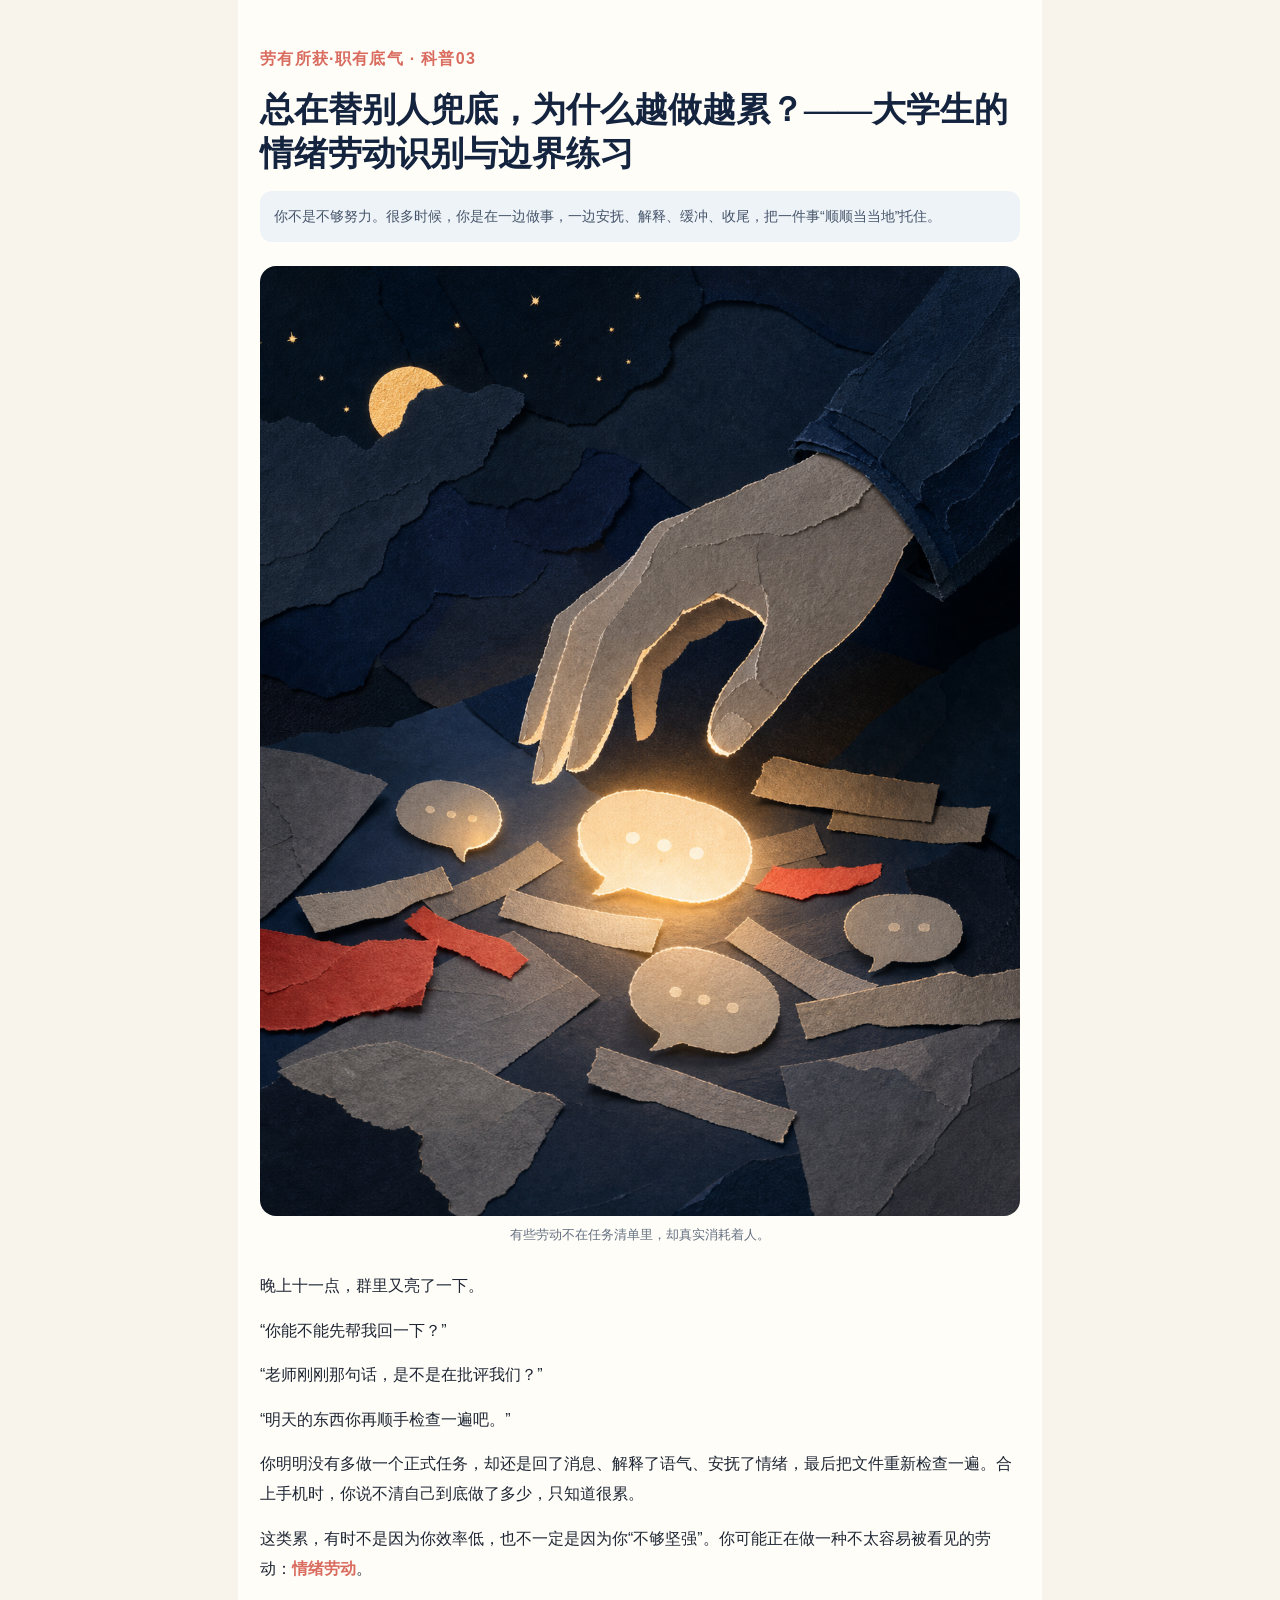
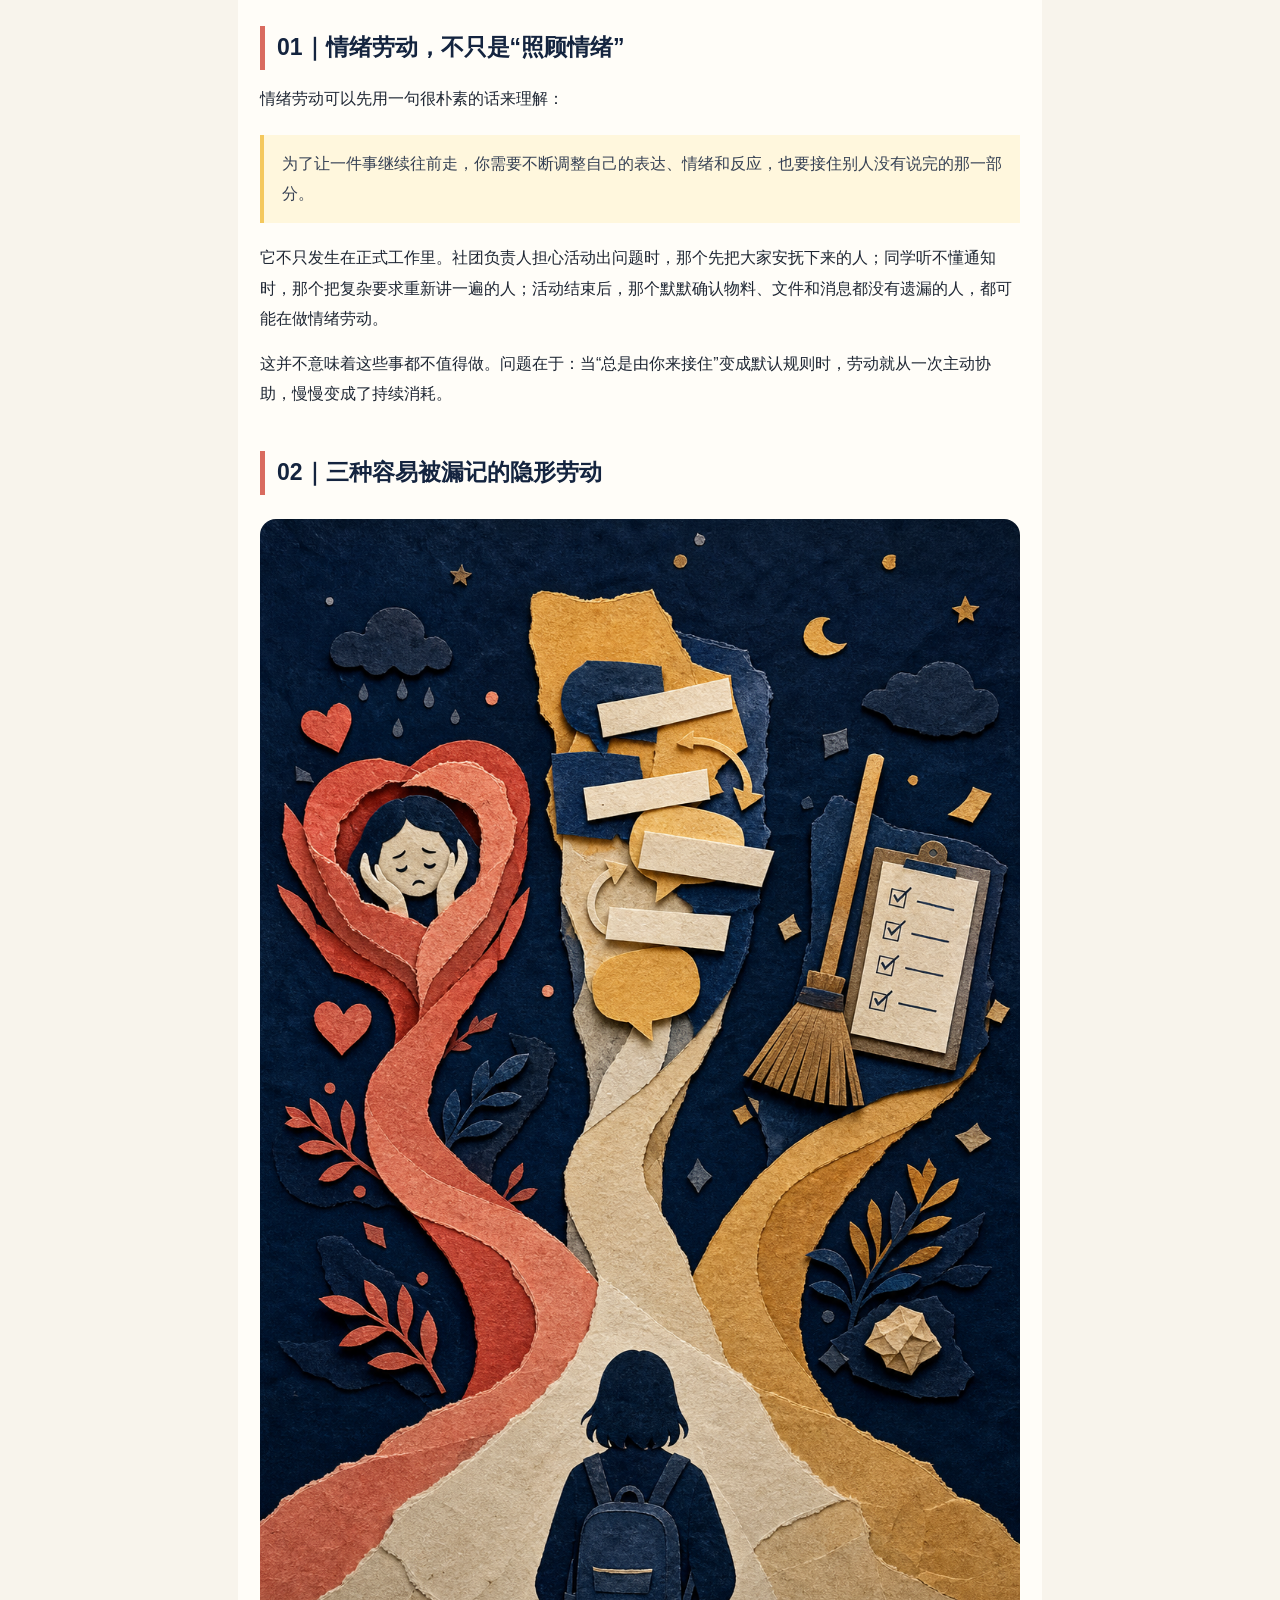
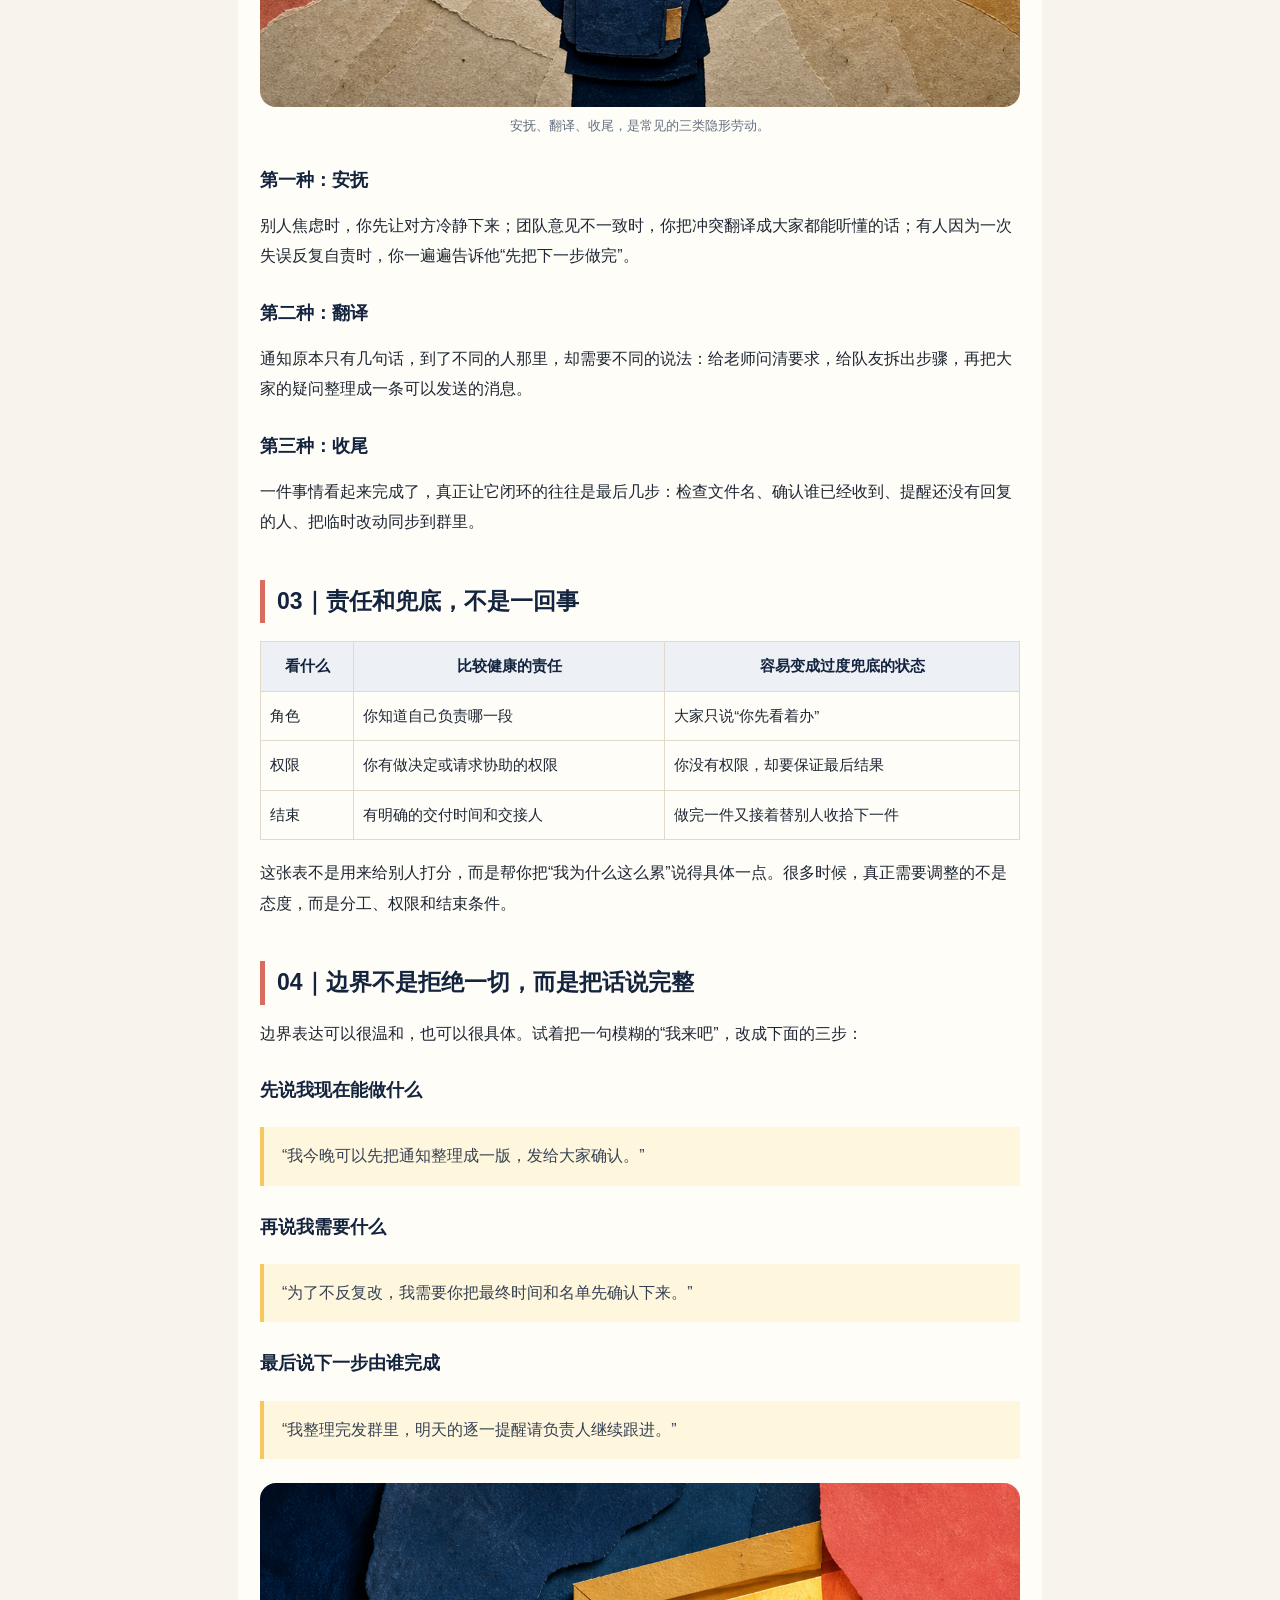
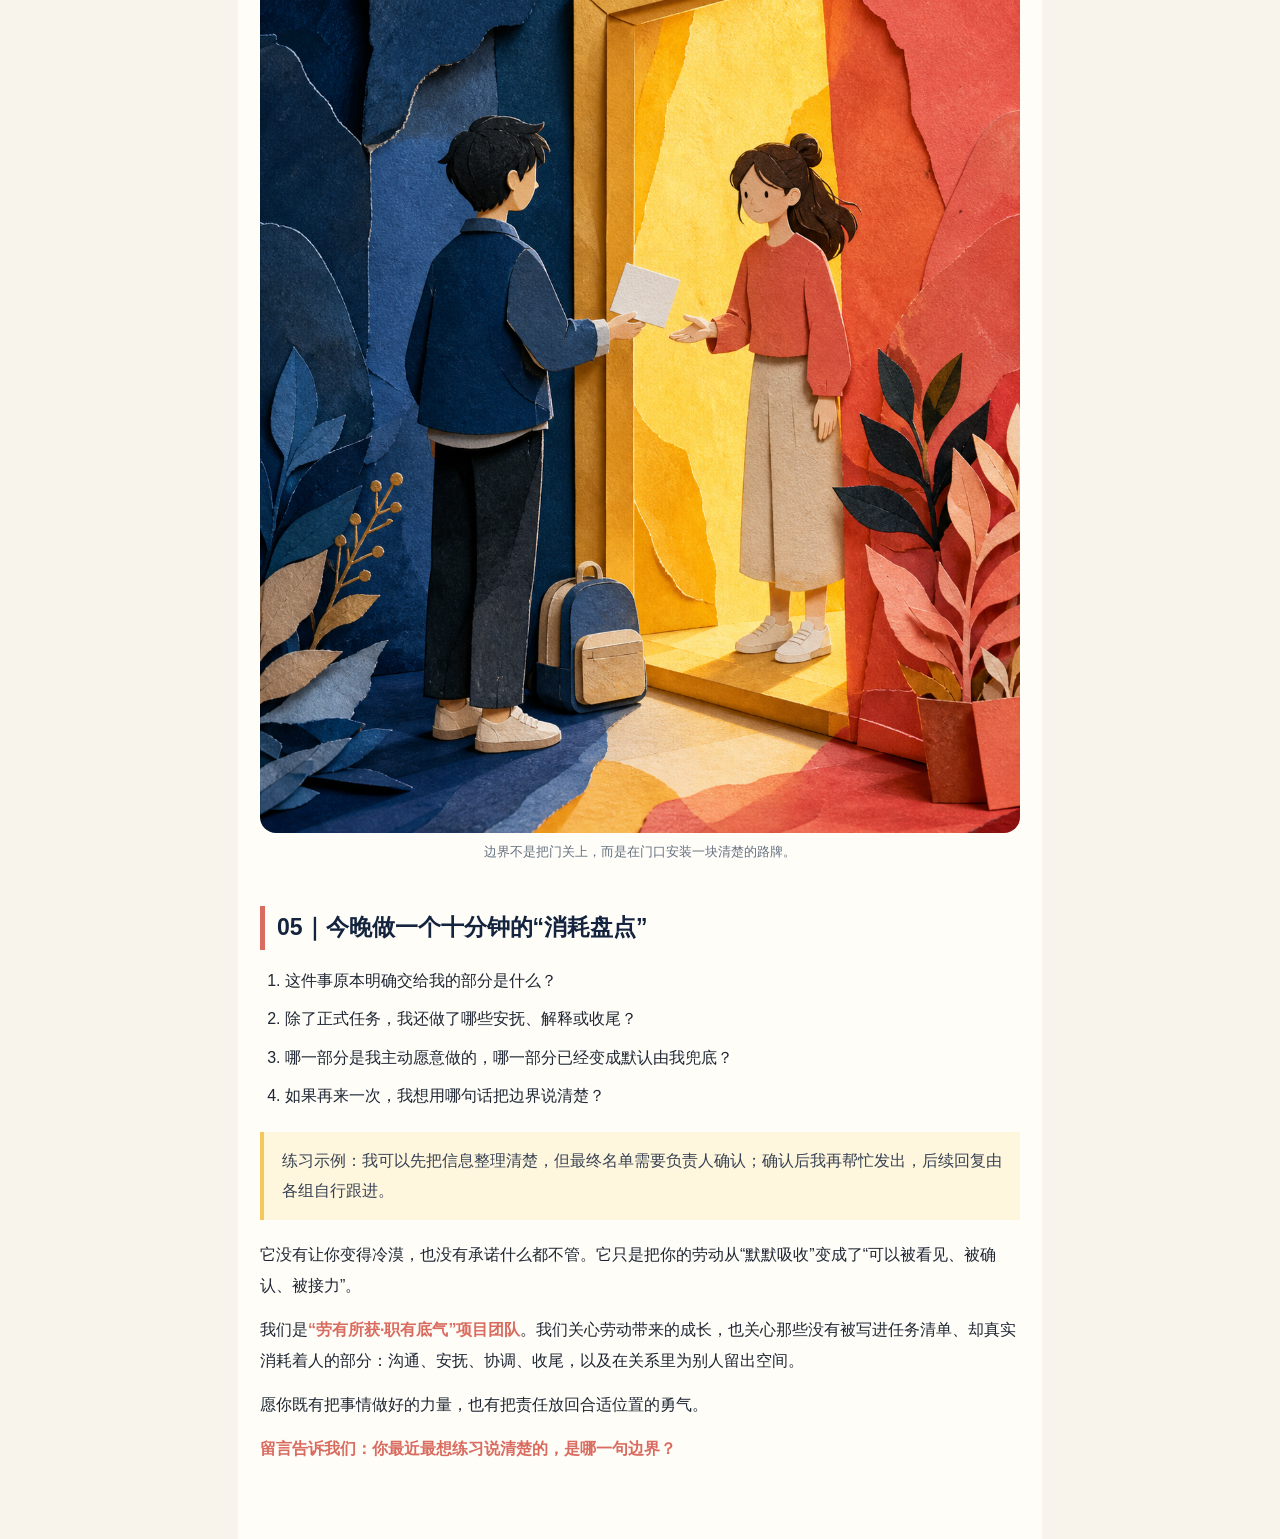
<file: site/articles/emotional-labor/index.html>
<!doctype html>
<html lang="zh-CN">
<head>
  <meta charset="utf-8">
  <meta name="viewport" content="width=device-width, initial-scale=1">
  <title>总在替别人兜底，为什么越做越累？｜劳动成长科普</title>
  <style>
    :root{--ink:#1e2633;--muted:#647080;--blue:#14243f;--coral:#d96b5f;--yellow:#f4c85d;--paper:#f8f4ec}
    body{margin:0;background:var(--paper);color:var(--ink);font-family:"Noto Sans SC","Microsoft YaHei",sans-serif;line-height:1.9}
    article{max-width:760px;margin:0 auto;padding:30px 22px 60px;background:#fffdf8}
    h1{font-family:Georgia,"Noto Serif SC","Songti SC",serif;font-size:34px;line-height:1.28;margin:0 0 16px;color:var(--blue)}
    h2{margin:42px 0 14px;padding-left:12px;border-left:5px solid var(--coral);color:var(--blue);font-size:23px}
    h3{color:var(--blue);font-size:18px;margin:24px 0 6px}
    p{font-size:16px;margin:14px 0}
    blockquote{margin:20px 0;padding:14px 18px;border-left:4px solid var(--yellow);background:#fff7dd;color:#364154}
    figure{margin:24px 0} figure img{display:block;width:100%;height:auto;border-radius:16px} figcaption{color:var(--muted);font-size:13px;margin-top:7px;text-align:center}
    table{border-collapse:collapse;width:100%;margin:18px 0;font-size:15px}th,td{border:1px solid #e3d9c8;padding:10px 9px;vertical-align:top}th{background:#edf1f6;color:var(--blue)}
    ol{padding-left:25px} li{margin:8px 0} strong{color:var(--coral)}
    .eyebrow{color:var(--coral);font-weight:700;letter-spacing:.08em}.note{padding:12px 14px;background:#eef3f8;color:#46556a;border-radius:12px;font-size:14px}
  </style>
</head>
<body>
<article>
  <p class="eyebrow">劳有所获·职有底气 · 科普03</p>
  <h1>总在替别人兜底，为什么越做越累？——大学生的情绪劳动识别与边界练习</h1>
  <p class="note">你不是不够努力。很多时候，你是在一边做事，一边安抚、解释、缓冲、收尾，把一件事“顺顺当当地”托住。</p>
  <figure><img src="../../assets/emotional-labor-cover.png" alt="手停在发光消息上方，隐形的情绪压力正在变重"><figcaption>有些劳动不在任务清单里，却真实消耗着人。</figcaption></figure>
  <p>晚上十一点，群里又亮了一下。</p>
  <p>“你能不能先帮我回一下？”</p>
  <p>“老师刚刚那句话，是不是在批评我们？”</p>
  <p>“明天的东西你再顺手检查一遍吧。”</p>
  <p>你明明没有多做一个正式任务，却还是回了消息、解释了语气、安抚了情绪，最后把文件重新检查一遍。合上手机时，你说不清自己到底做了多少，只知道很累。</p>
  <p>这类累，有时不是因为你效率低，也不一定是因为你“不够坚强”。你可能正在做一种不太容易被看见的劳动：<strong>情绪劳动</strong>。</p>
  <h2>01｜情绪劳动，不只是“照顾情绪”</h2>
  <p>情绪劳动可以先用一句很朴素的话来理解：</p>
  <blockquote>为了让一件事继续往前走，你需要不断调整自己的表达、情绪和反应，也要接住别人没有说完的那一部分。</blockquote>
  <p>它不只发生在正式工作里。社团负责人担心活动出问题时，那个先把大家安抚下来的人；同学听不懂通知时，那个把复杂要求重新讲一遍的人；活动结束后，那个默默确认物料、文件和消息都没有遗漏的人，都可能在做情绪劳动。</p>
  <p>这并不意味着这些事都不值得做。问题在于：当“总是由你来接住”变成默认规则时，劳动就从一次主动协助，慢慢变成了持续消耗。</p>
  <h2>02｜三种容易被漏记的隐形劳动</h2>
  <figure><img src="../../assets/emotional-labor-three-kinds.png" alt="安抚、翻译、收尾，三条隐形劳动路径"><figcaption>安抚、翻译、收尾，是常见的三类隐形劳动。</figcaption></figure>
  <h3>第一种：安抚</h3><p>别人焦虑时，你先让对方冷静下来；团队意见不一致时，你把冲突翻译成大家都能听懂的话；有人因为一次失误反复自责时，你一遍遍告诉他“先把下一步做完”。</p>
  <h3>第二种：翻译</h3><p>通知原本只有几句话，到了不同的人那里，却需要不同的说法：给老师问清要求，给队友拆出步骤，再把大家的疑问整理成一条可以发送的消息。</p>
  <h3>第三种：收尾</h3><p>一件事情看起来完成了，真正让它闭环的往往是最后几步：检查文件名、确认谁已经收到、提醒还没有回复的人、把临时改动同步到群里。</p>
  <h2>03｜责任和兜底，不是一回事</h2>
  <table><thead><tr><th>看什么</th><th>比较健康的责任</th><th>容易变成过度兜底的状态</th></tr></thead><tbody><tr><td>角色</td><td>你知道自己负责哪一段</td><td>大家只说“你先看着办”</td></tr><tr><td>权限</td><td>你有做决定或请求协助的权限</td><td>你没有权限，却要保证最后结果</td></tr><tr><td>结束</td><td>有明确的交付时间和交接人</td><td>做完一件又接着替别人收拾下一件</td></tr></tbody></table>
  <p>这张表不是用来给别人打分，而是帮你把“我为什么这么累”说得具体一点。很多时候，真正需要调整的不是态度，而是分工、权限和结束条件。</p>
  <h2>04｜边界不是拒绝一切，而是把话说完整</h2>
  <p>边界表达可以很温和，也可以很具体。试着把一句模糊的“我来吧”，改成下面的三步：</p>
  <h3>先说我现在能做什么</h3><blockquote>“我今晚可以先把通知整理成一版，发给大家确认。”</blockquote>
  <h3>再说我需要什么</h3><blockquote>“为了不反复改，我需要你把最终时间和名单先确认下来。”</blockquote>
  <h3>最后说下一步由谁完成</h3><blockquote>“我整理完发群里，明天的逐一提醒请负责人继续跟进。”</blockquote>
  <figure><img src="../../assets/emotional-labor-boundary.png" alt="把我来兜底换成清楚、可执行的边界表达"><figcaption>边界不是把门关上，而是在门口安装一块清楚的路牌。</figcaption></figure>
  <h2>05｜今晚做一个十分钟的“消耗盘点”</h2>
  <ol><li>这件事原本明确交给我的部分是什么？</li><li>除了正式任务，我还做了哪些安抚、解释或收尾？</li><li>哪一部分是我主动愿意做的，哪一部分已经变成默认由我兜底？</li><li>如果再来一次，我想用哪句话把边界说清楚？</li></ol>
  <blockquote>练习示例：我可以先把信息整理清楚，但最终名单需要负责人确认；确认后我再帮忙发出，后续回复由各组自行跟进。</blockquote>
  <p>它没有让你变得冷漠，也没有承诺什么都不管。它只是把你的劳动从“默默吸收”变成了“可以被看见、被确认、被接力”。</p>
  <p>我们是<strong>“劳有所获·职有底气”项目团队</strong>。我们关心劳动带来的成长，也关心那些没有被写进任务清单、却真实消耗着人的部分：沟通、安抚、协调、收尾，以及在关系里为别人留出空间。</p>
  <p>愿你既有把事情做好的力量，也有把责任放回合适位置的勇气。</p>
  <p><strong>留言告诉我们：你最近最想练习说清楚的，是哪一句边界？</strong></p>
</article>
</body>
</html>
</file>
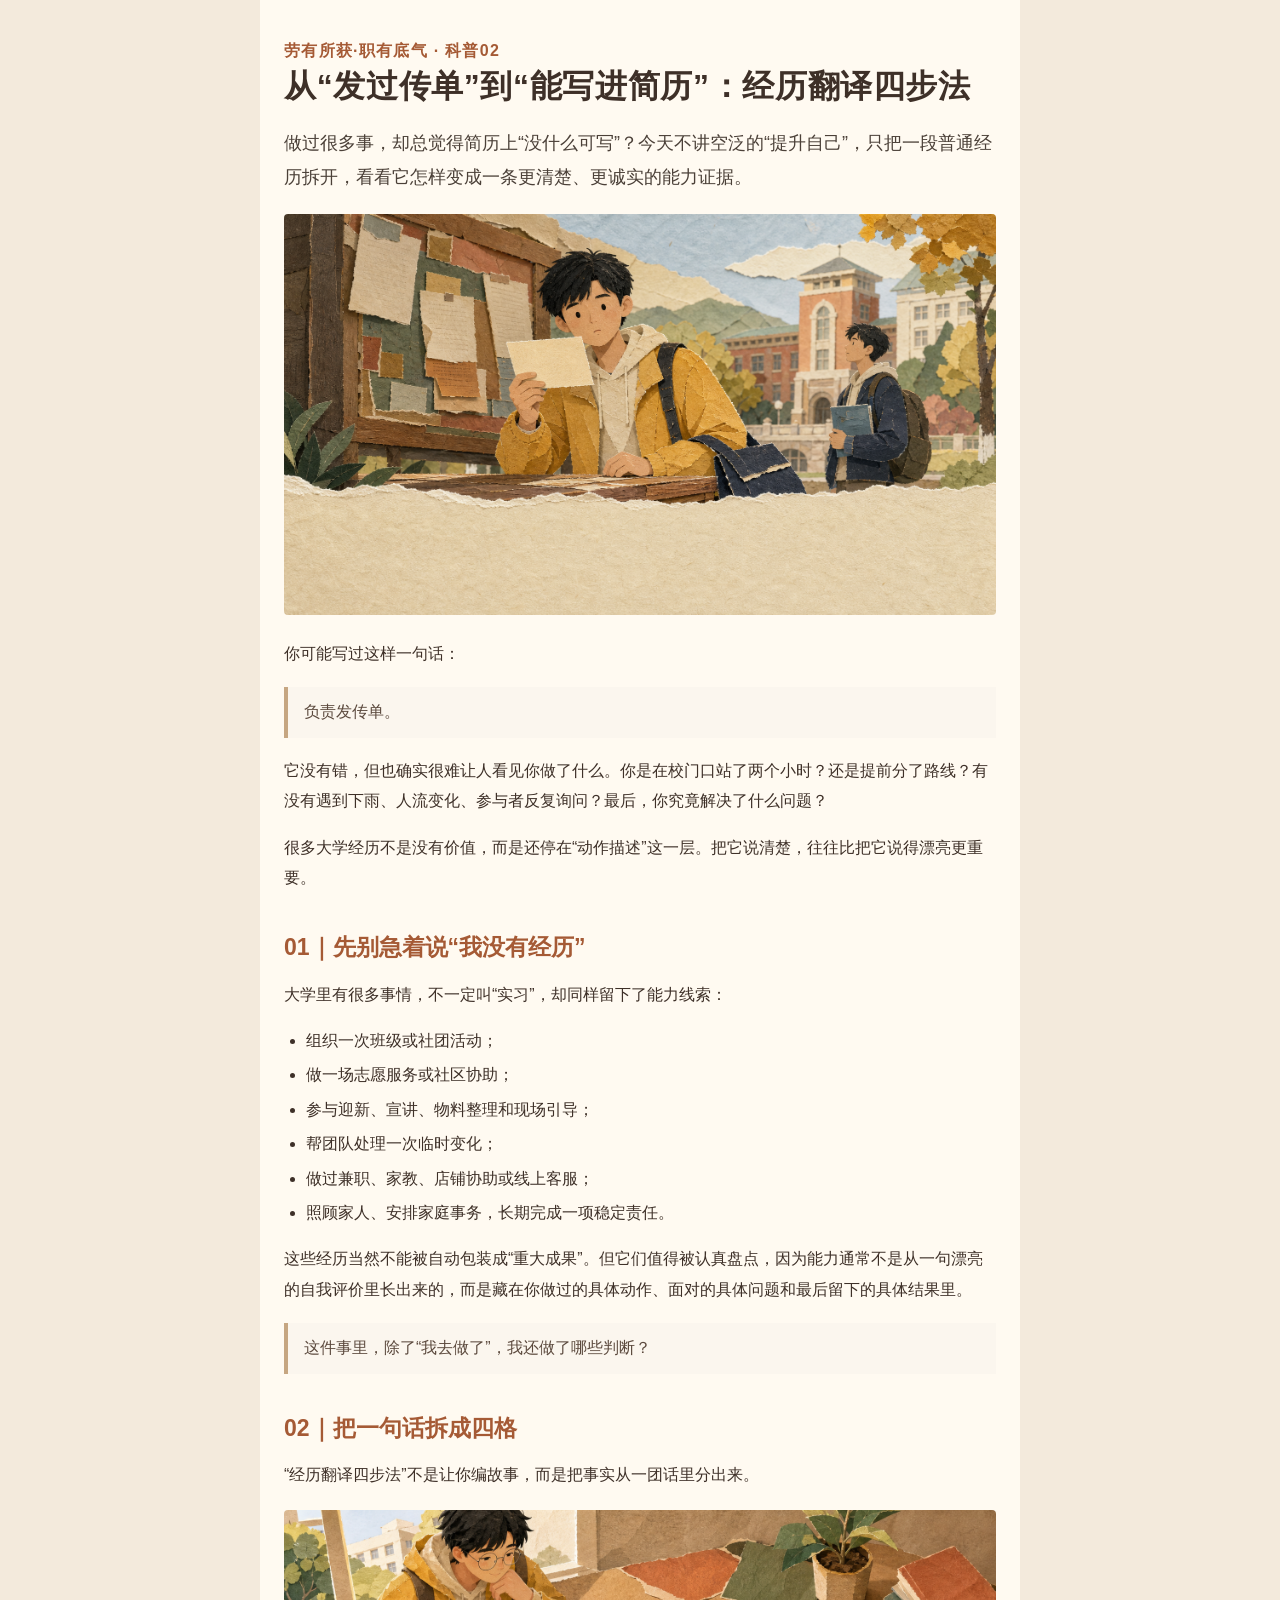
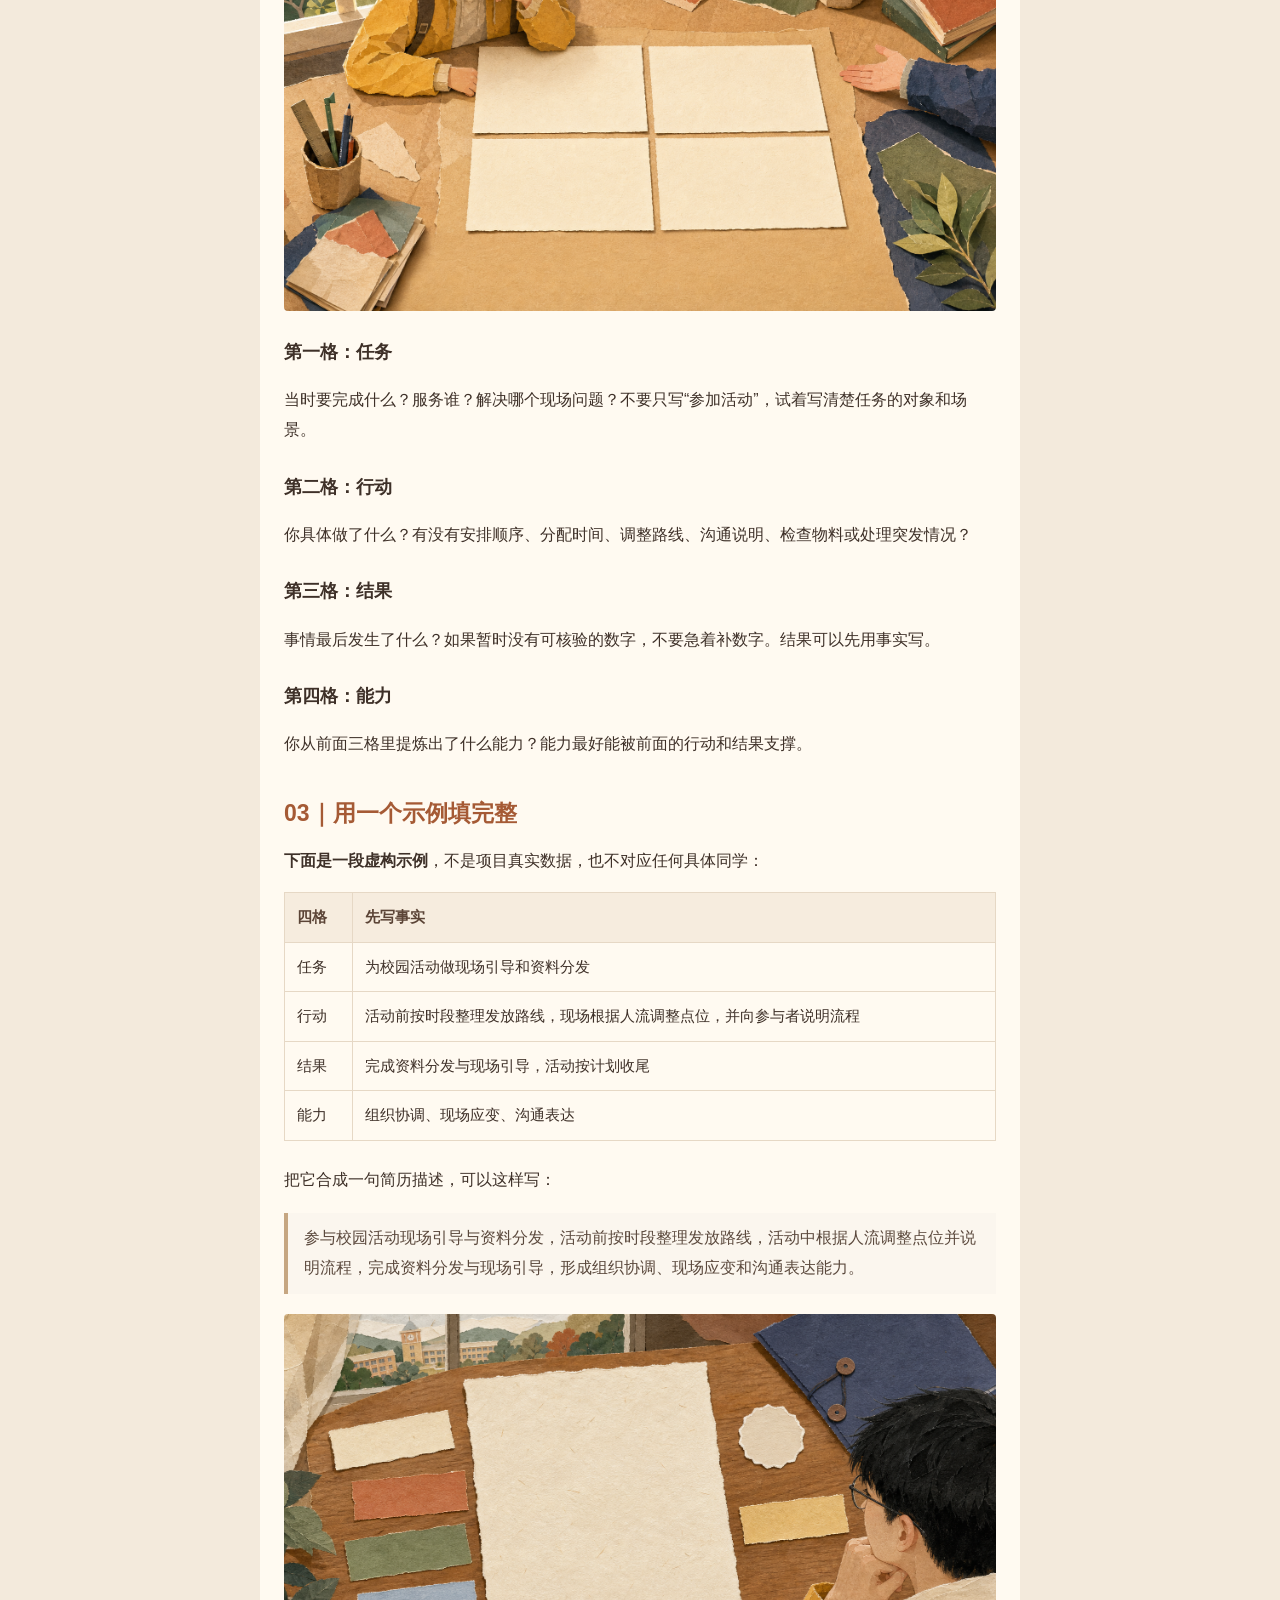
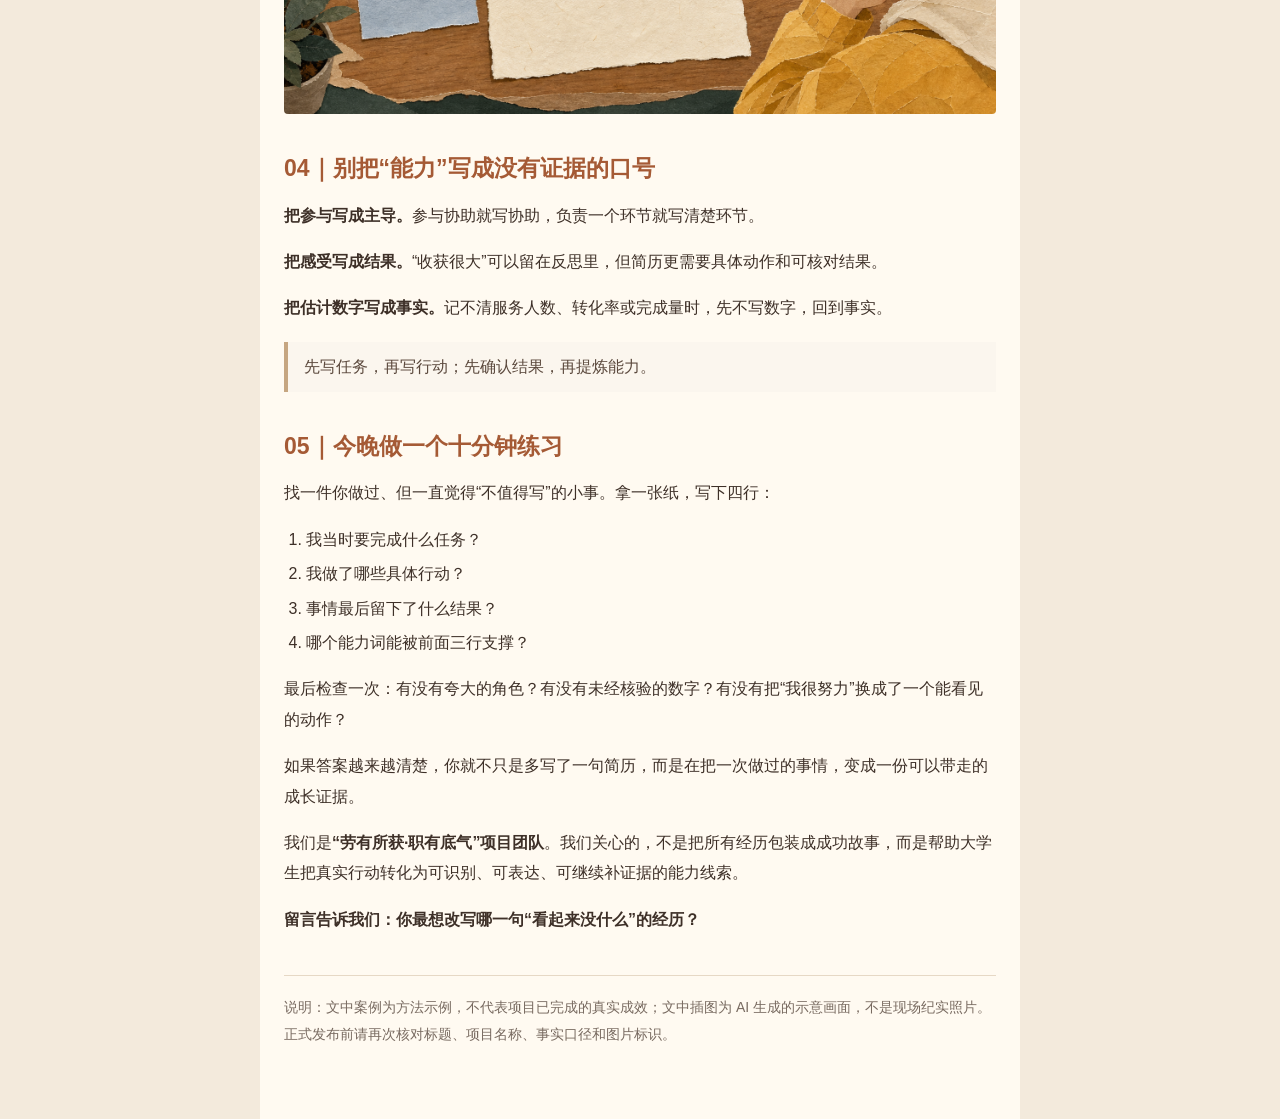
<file: site/articles/experience-translation/index.html>
<!doctype html>
<html lang="zh-CN">
<head>
  <meta charset="utf-8" />
  <meta name="viewport" content="width=device-width, initial-scale=1" />
  <title>从“发过传单”到“能写进简历”：经历翻译四步法</title>
  <style>
    :root { --ink:#3e3028; --muted:#786a60; --accent:#a55a35; --paper:#fffaf1; --line:#e6d8c5; }
    * { box-sizing:border-box; }
    body { margin:0; background:#f3eadc; color:var(--ink); font-family:-apple-system,BlinkMacSystemFont,"Segoe UI","Microsoft YaHei",sans-serif; line-height:1.9; }
    main { max-width:760px; margin:0 auto; padding:36px 24px 72px; background:var(--paper); }
    h1 { font-size:32px; line-height:1.3; letter-spacing:.02em; margin:0 0 12px; }
    h2 { font-size:23px; line-height:1.4; margin:38px 0 12px; color:var(--accent); }
    h3 { font-size:18px; margin:24px 0 4px; }
    .kicker { color:var(--accent); font-weight:700; letter-spacing:.08em; }
    .lead { font-size:18px; color:#4b4038; }
    .note { padding:14px 16px; margin:18px 0; border-left:4px solid var(--accent); background:#f8efe3; }
    blockquote { margin:18px 0; padding:10px 16px; border-left:4px solid #c6a681; color:#5b493d; background:#fbf6ee; }
    img { display:block; width:100%; height:auto; margin:20px 0 24px; border-radius:4px; }
    ul,ol { padding-left:1.4em; }
    li { margin:4px 0; }
    table { width:100%; border-collapse:collapse; margin:16px 0 24px; font-size:15px; }
    th,td { border:1px solid var(--line); padding:10px 12px; vertical-align:top; text-align:left; }
    th { background:#f6ecde; color:#5b4436; }
    .footer { margin-top:40px; padding-top:18px; border-top:1px solid var(--line); color:var(--muted); font-size:14px; }
    @media (max-width:600px) { main{padding:24px 17px 56px} h1{font-size:28px} h2{font-size:21px} .lead{font-size:17px} }
  </style>
</head>
<body>
<main>
  <div class="kicker">劳有所获·职有底气 · 科普02</div>
  <h1>从“发过传单”到“能写进简历”：经历翻译四步法</h1>
  <p class="lead">做过很多事，却总觉得简历上“没什么可写”？今天不讲空泛的“提升自己”，只把一段普通经历拆开，看看它怎样变成一条更清楚、更诚实的能力证据。</p>
  <img src="images/cover.png" alt="纸片人学生手持空白经历卡的校园场景" />
  <p>你可能写过这样一句话：</p>
  <blockquote>负责发传单。</blockquote>
  <p>它没有错，但也确实很难让人看见你做了什么。你是在校门口站了两个小时？还是提前分了路线？有没有遇到下雨、人流变化、参与者反复询问？最后，你究竟解决了什么问题？</p>
  <p>很多大学经历不是没有价值，而是还停在“动作描述”这一层。把它说清楚，往往比把它说得漂亮更重要。</p>

  <h2>01｜先别急着说“我没有经历”</h2>
  <p>大学里有很多事情，不一定叫“实习”，却同样留下了能力线索：</p>
  <ul><li>组织一次班级或社团活动；</li><li>做一场志愿服务或社区协助；</li><li>参与迎新、宣讲、物料整理和现场引导；</li><li>帮团队处理一次临时变化；</li><li>做过兼职、家教、店铺协助或线上客服；</li><li>照顾家人、安排家庭事务，长期完成一项稳定责任。</li></ul>
  <p>这些经历当然不能被自动包装成“重大成果”。但它们值得被认真盘点，因为能力通常不是从一句漂亮的自我评价里长出来的，而是藏在你做过的具体动作、面对的具体问题和最后留下的具体结果里。</p>
  <blockquote>这件事里，除了“我去做了”，我还做了哪些判断？</blockquote>

  <h2>02｜把一句话拆成四格</h2>
  <p>“经历翻译四步法”不是让你编故事，而是把事实从一团话里分出来。</p>
  <img src="images/four-cards.png" alt="四张空白纸片卡片组成四格工作台" />
  <h3>第一格：任务</h3><p>当时要完成什么？服务谁？解决哪个现场问题？不要只写“参加活动”，试着写清楚任务的对象和场景。</p>
  <h3>第二格：行动</h3><p>你具体做了什么？有没有安排顺序、分配时间、调整路线、沟通说明、检查物料或处理突发情况？</p>
  <h3>第三格：结果</h3><p>事情最后发生了什么？如果暂时没有可核验的数字，不要急着补数字。结果可以先用事实写。</p>
  <h3>第四格：能力</h3><p>你从前面三格里提炼出了什么能力？能力最好能被前面的行动和结果支撑。</p>

  <h2>03｜用一个示例填完整</h2>
  <p><strong>下面是一段虚构示例</strong>，不是项目真实数据，也不对应任何具体同学：</p>
  <table><thead><tr><th>四格</th><th>先写事实</th></tr></thead><tbody>
    <tr><td>任务</td><td>为校园活动做现场引导和资料分发</td></tr>
    <tr><td>行动</td><td>活动前按时段整理发放路线，现场根据人流调整点位，并向参与者说明流程</td></tr>
    <tr><td>结果</td><td>完成资料分发与现场引导，活动按计划收尾</td></tr>
    <tr><td>能力</td><td>组织协调、现场应变、沟通表达</td></tr>
  </tbody></table>
  <p>把它合成一句简历描述，可以这样写：</p>
  <blockquote>参与校园活动现场引导与资料分发，活动前按时段整理发放路线，活动中根据人流调整点位并说明流程，完成资料分发与现场引导，形成组织协调、现场应变和沟通表达能力。</blockquote>
  <img src="images/resume-line.png" alt="纸片人学生面对空白简历页面的场景" />

  <h2>04｜别把“能力”写成没有证据的口号</h2>
  <p><strong>把参与写成主导。</strong>参与协助就写协助，负责一个环节就写清楚环节。</p>
  <p><strong>把感受写成结果。</strong>“收获很大”可以留在反思里，但简历更需要具体动作和可核对结果。</p>
  <p><strong>把估计数字写成事实。</strong>记不清服务人数、转化率或完成量时，先不写数字，回到事实。</p>
  <blockquote>先写任务，再写行动；先确认结果，再提炼能力。</blockquote>

  <h2>05｜今晚做一个十分钟练习</h2>
  <p>找一件你做过、但一直觉得“不值得写”的小事。拿一张纸，写下四行：</p>
  <ol><li>我当时要完成什么任务？</li><li>我做了哪些具体行动？</li><li>事情最后留下了什么结果？</li><li>哪个能力词能被前面三行支撑？</li></ol>
  <p>最后检查一次：有没有夸大的角色？有没有未经核验的数字？有没有把“我很努力”换成了一个能看见的动作？</p>
  <p>如果答案越来越清楚，你就不只是多写了一句简历，而是在把一次做过的事情，变成一份可以带走的成长证据。</p>
  <p>我们是<strong>“劳有所获·职有底气”项目团队</strong>。我们关心的，不是把所有经历包装成成功故事，而是帮助大学生把真实行动转化为可识别、可表达、可继续补证据的能力线索。</p>
  <p><strong>留言告诉我们：你最想改写哪一句“看起来没什么”的经历？</strong></p>
  <div class="footer">说明：文中案例为方法示例，不代表项目已完成的真实成效；文中插图为 AI 生成的示意画面，不是现场纪实照片。正式发布前请再次核对标题、项目名称、事实口径和图片标识。</div>
</main>
</body>
</html>
</file>
